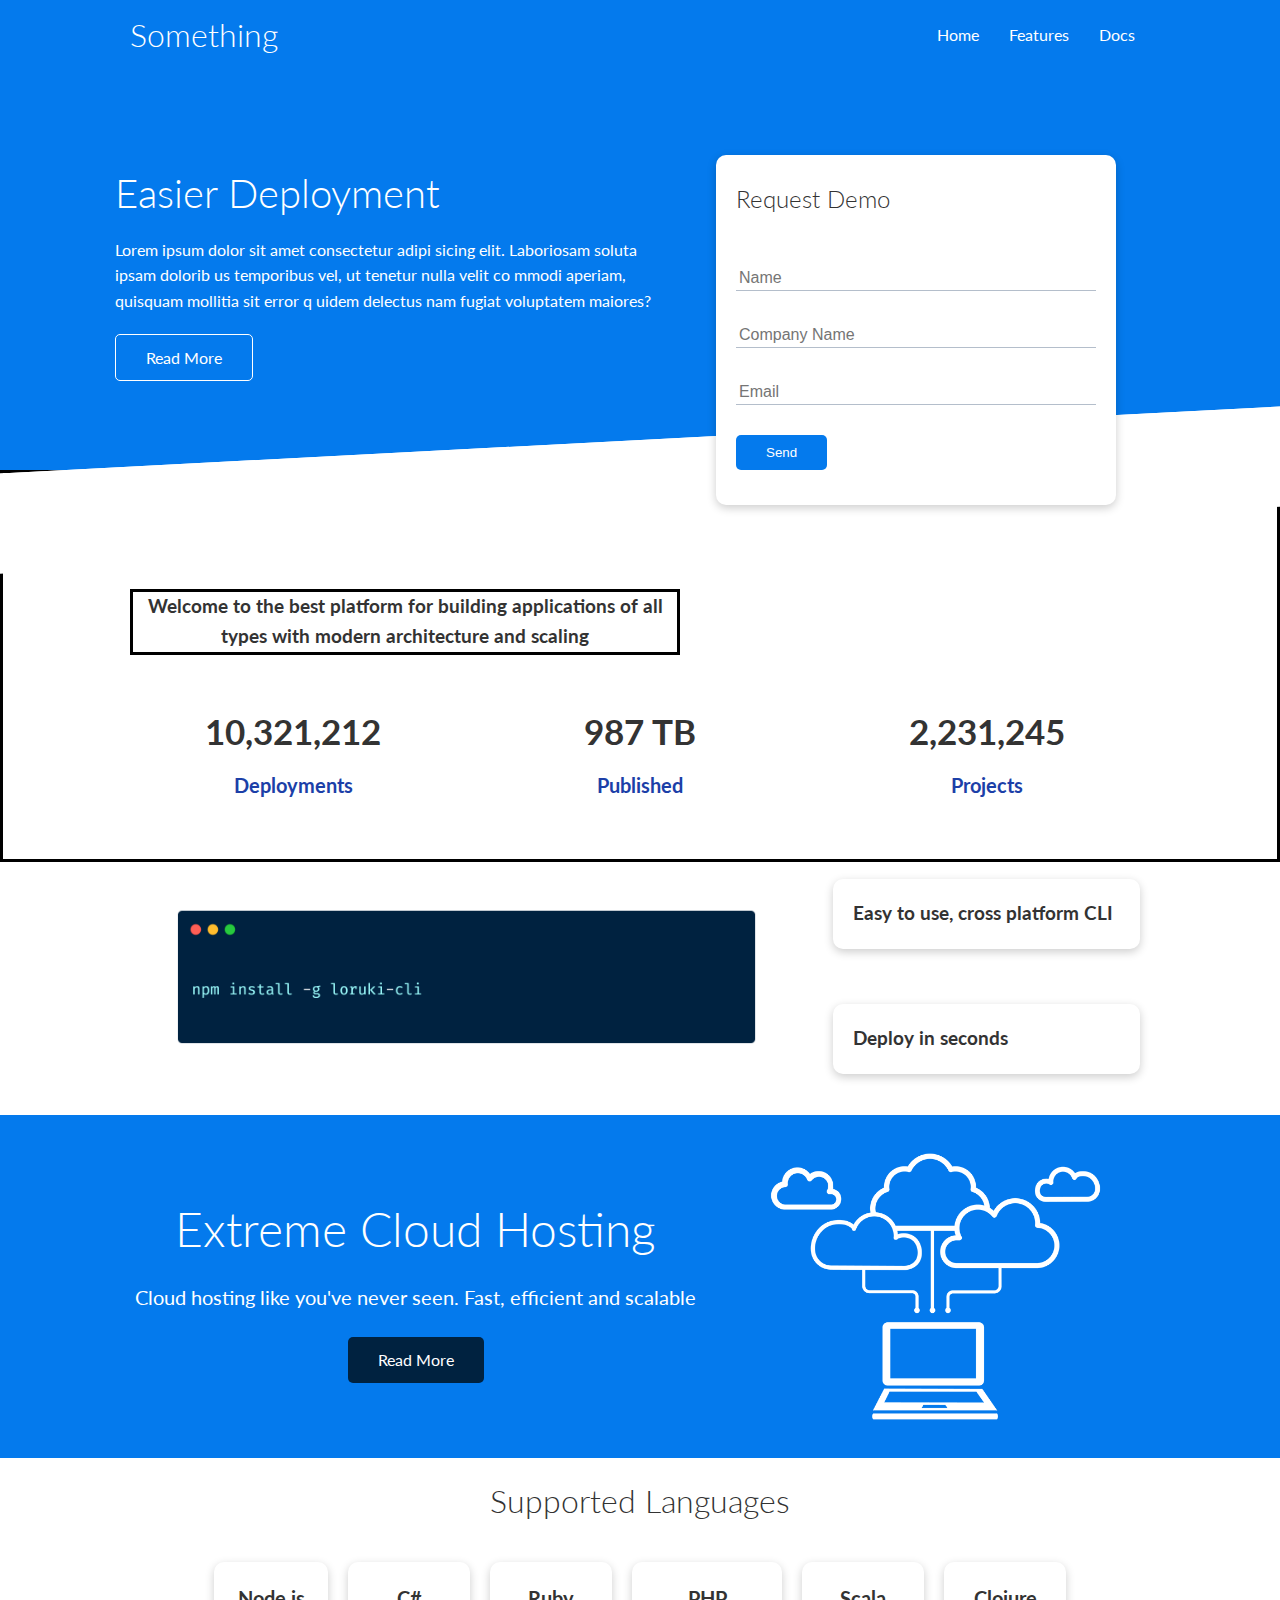
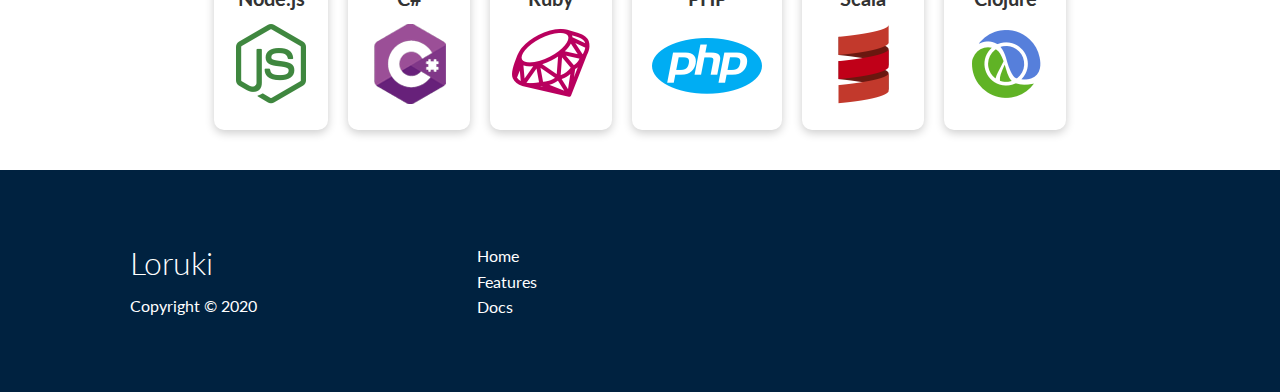
<file: index.html>
<!DOCTYPE html>
<html lang="en">
<head>
    <meta charset="UTF-8">
    <meta name="viewport" content="width=device-width, initial-scale=1.0">
    <link rel="stylesheet" href="https://cdnjs.cloudflare.com/ajax/libs/font-awesome/5.15.1/css/all.min.css" integrity="sha512-+4zCK9k+qNFUR5X+cKL9EIR+ZOhtIloNl9GIKS57V1MyNsYpYcUrUeQc9vNfzsWfV28IaLL3i96P9sdNyeRssA==" crossorigin="anonymous" />
    <link rel="stylesheet" href="css/style.css">
    <link rel="stylesheet" href="css/utilities.css">
    <title>My Webpage</title>
</head>
<body>
    <div class="navbar">
        <div class="container flex">
            <h1 class="logo">Something</h1>
            <nav>
                <ul>
                    <li><a href="index.html">Home</a></li>
                    <li><a href="features.html">Features</a></li>
                    <li><a href="docs.html">Docs</a></li>
                </ul>
            </nav>
        </div>
    </div>

    <section class="showcase">
        <div class="container grid">
            <div class="showcase-text">
                <h1>Easier Deployment</h1>
                <p>Lorem ipsum dolor sit amet consectetur adipi
                    sicing elit. Laboriosam soluta ipsam dolorib
                    us temporibus vel, ut tenetur nulla velit co
                    mmodi aperiam, quisquam mollitia sit error q
                    uidem delectus nam fugiat voluptatem maiores?</p>
                    <a href="features.html" class="btn btn-outline">Read More</a>
            </div>
            <div class="showcase-form card">
                <h2>Request Demo</h2>
                <form name="contact" method="POST" netlify-honeypot="bot-field" data-netlify="true">
                    <input type="hidden" name="form-name" value="contact">
                    <p class="hidden">
                        <label>Don't fill this out if you're human: <input name="bot-field" /></label>
                    </p>

                    <div class="form-control">
                        <input type="text" name="name" placeholder="Name" required>
                    </div>
                    <div class="form-control">
                        <input type="text" name="company" placeholder="Company Name" required>
                    </div>
                    <div class="form-control">
                        <input type="text" name="email" placeholder="Email" required>
                    </div>
                    <input type="submit" value="Send" class="btn btn-primary">
                </form>
            </div>

        </div>
    </section>

    <section class="stats">
        <div class="container">
            <h3 class="stats-heading text-center my-1">
                Welcome to the best platform for building applications of all types with modern architecture and scaling
            </h3>
            <div class="grid grid-3 text-center my-4">
                <div>
                    <i class="fas fa-server fa-3x"></i>
                    <h3>10,321,212</h3>
                    <p class="text-secondary">Deployments</p>
                </div>
                <div>
                    <i class="fas fa-upload fa-3x"></i>
                    <h3>987 TB</h3>
                    <p class="text-secondary">Published</p>
                </div>
                <div>
                    <i class="fas fa-project-diagram fa-3x"></i>
                    <h3>2,231,245</h3>
                    <p class="text-secondary">Projects</p>
                </div>
            </div>
        </div>
    </section>

    <section class="cli">
        <div class="container grid">
            <img src="images/cli.png" alt="">
            <div class="card">
                <h3>Easy to use, cross platform CLI</h3>
            </div>
            <div class="card">
                <h3>Deploy in seconds</h3>
            </div>
        </div>
    </section>

    <section class="cloud bg-primary my-2 py-2">
        <div class="container grid">
            <div class="text-center">
                <h2 class="lg">Extreme Cloud Hosting</h2>
                <p class="lead my-2">Cloud hosting like you've never seen. Fast, efficient and scalable</p>
                <a href="features.html"class="btn btn-dark">Read More</a>
            </div>
            <img src="images/cloud.png" alt="">
        </div>
    </section>
    
    <section class="languages">
        <h2 class="md text-center my-2">
            Supported Languages
        </h2>
        <div class="container flex">
            <div class="card">
                <h4>Node.js</h4>
                <img src="images/logos/node.png" alt="">
            </div>
            <div class="card">
                <h4>C#</h4>
                <img src="images/logos/csharp.png" alt="">
            </div>
            <div class="card">
                <h4>Ruby</h4>
                <img src="images/logos/ruby.png" alt="">
            </div>
            <div class="card">
                <h4>PHP</h4>
                <img src="images/logos/php.png" alt="">
            </div>
            <div class="card">
                <h4>Scala</h4>
                <img src="images/logos/scala.png" alt="">
            </div>
            <div class="card">
                <h4>Clojure</h4>
                <img src="images/logos/clojure.png" alt="">
            </div>
        </div>

    </section>

    <footer class="footer bg-dark py-5">
        <div class="container grid grid-3">
            <div>
                <h1>Loruki</h1>
                <p>Copyright &copy; 2020</p>
            </div>
            <nav>
                <ul>
                    <li><a href="index.html">Home</a></li>
                    <li><a href="features.html">Features</a></li>
                    <li><a href="docs.html">Docs</a></li>
                </ul>
            </nav>
            <div class="social">
                <a href="#"><i class="fab fa-github fa-2x"></i></a>
                <a href="#"><i class="fab fa-facebook fa-2x"></i></a>
                <a href="#"><i class="fab fa-instagram fa-2x"></i></a>
                <a href="#"><i class="fab fa-twitter fa-2x"></i></a>
            </div>
        </div>
    </footer>

</body>
</html>
</file>
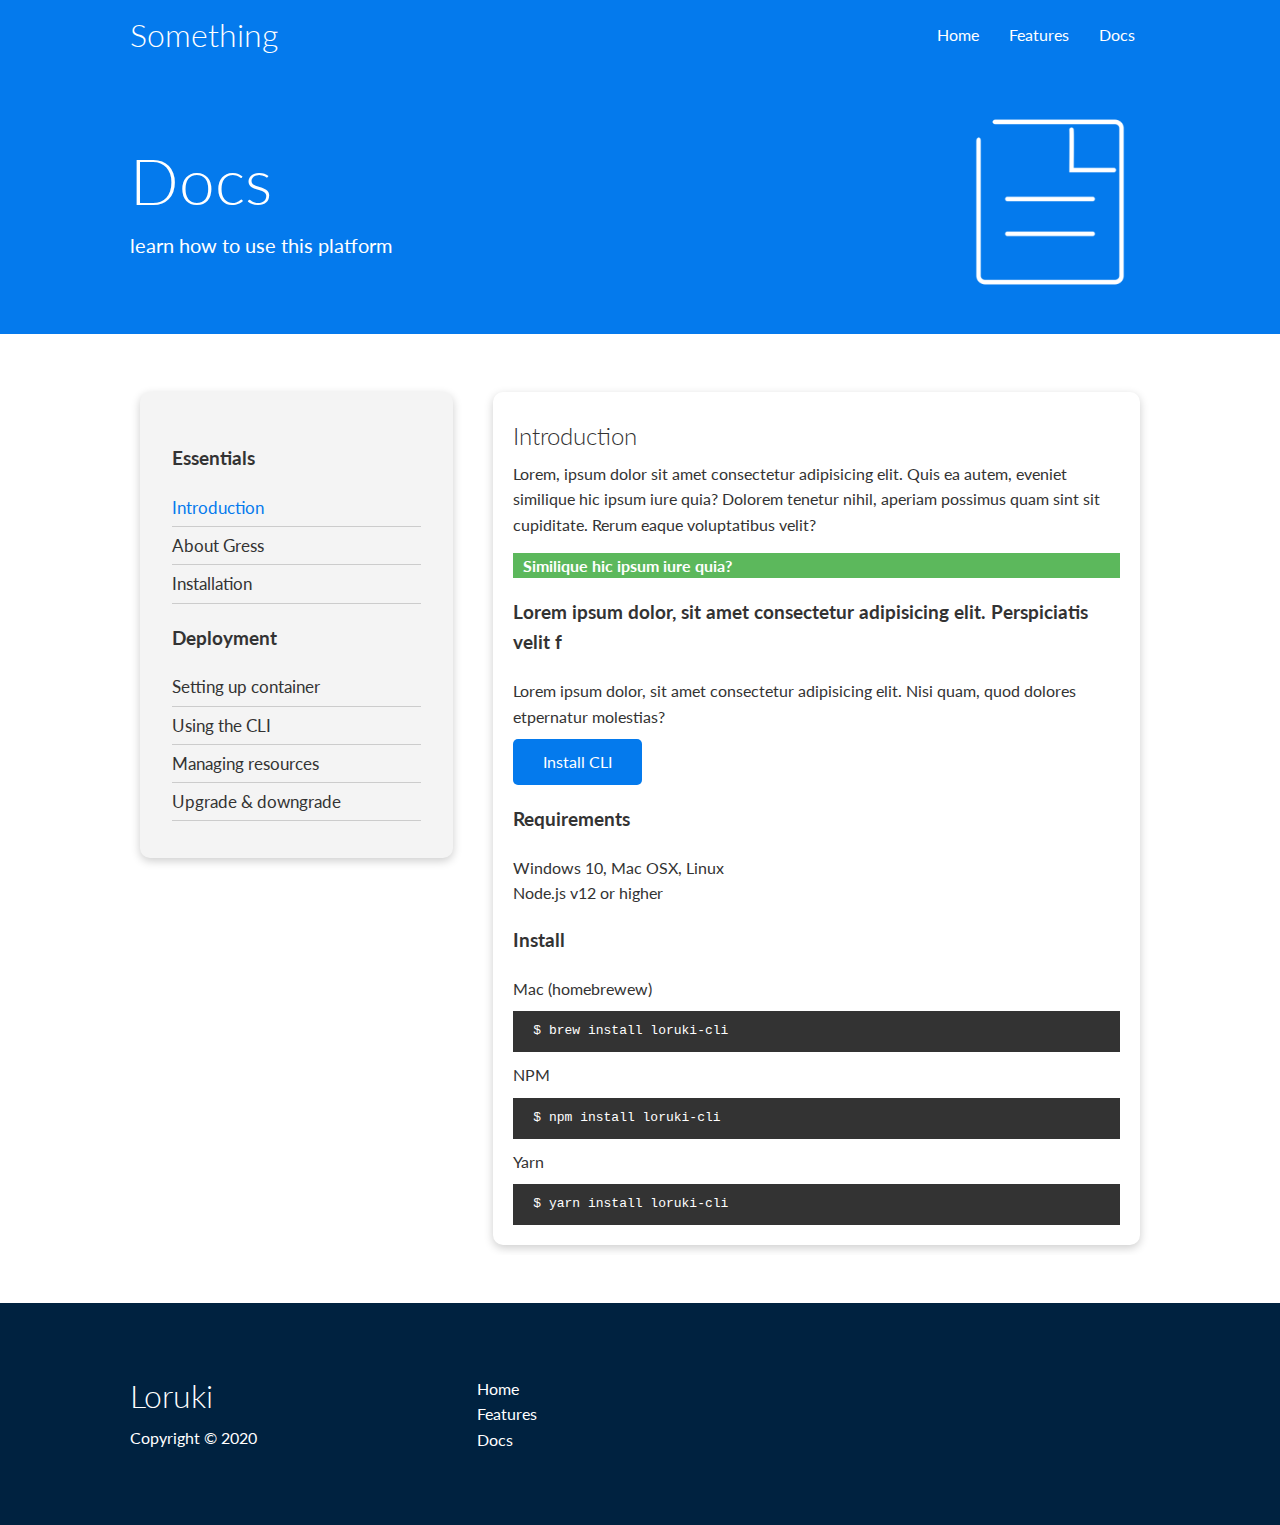
<file: docs.html>
<!DOCTYPE html>
<html lang="en">
<head>
    <meta charset="UTF-8">
    <meta name="viewport" content="width=device-width, initial-scale=1.0">
    <link rel="stylesheet" href="https://cdnjs.cloudflare.com/ajax/libs/font-awesome/5.15.1/css/all.min.css" integrity="sha512-+4zCK9k+qNFUR5X+cKL9EIR+ZOhtIloNl9GIKS57V1MyNsYpYcUrUeQc9vNfzsWfV28IaLL3i96P9sdNyeRssA==" crossorigin="anonymous" />
    <link rel="stylesheet" href="css/style.css">
    <link rel="stylesheet" href="css/utilities.css">
    <title>My Webpage</title>
</head>
<body>
    <div class="navbar">
        <div class="container flex">
            <h1 class="logo">Something</h1>
            <nav>
                <ul>
                    <li><a href="index.html">Home</a></li>
                    <li><a href="features.html">Features</a></li>
                    <li><a href="docs.html">Docs</a></li>
                </ul>
            </nav>
        </div>
    </div>

    <section class="docs-head bg-primary py-3">
        <div class="container grid">
            <div>
                <h1 class="xl">Docs</h1>
                <p class="lead">learn how to use this platform</p>
            </div>
            <img src="images/docs.png" alt="">
        </div>
    </section>

    <!-- Docds Main -->
    <section class="docs-main my-4">
        
        <div class="container grid">
            <div class="card bg-light p-3">
                <h3 class="my-2">Essentials</h3>
                <nav>
                    <ul>
                        <li><a href='#' class="text-primary">Introduction</a></li>
                        <li><a href='#'>About Gress</a></li>
                        <li><a href='#'>Installation</a></li>
                    </ul>
                </nav>

                <h3 class="my-2">Deployment</h3>
                <nav>
                    <ul>
                        <li><a href='#'>Setting up container</a></li>
                        <li><a href='#'>Using the CLI</a></li>
                        <li><a href='#'>Managing resources</a></li>
                        <li><a href='#'>Upgrade & downgrade</a></li>
                    </ul>
                </nav>
            </div>

            <div class="card">
                <h2>Introduction</h2>
                <p>Lorem, ipsum dolor sit amet consectetur adipisicing elit. Quis ea autem, eveniet similique hic ipsum iure quia? Dolorem tenetur nihil, aperiam possimus quam sint sit cupiditate. Rerum eaque voluptatibus velit?</p>

                <div class="alert alert-success">
                    <i class="fas fa-info"></i>
                    Similique hic ipsum iure quia? 
                </div>
                <h3>Lorem ipsum dolor, sit amet consectetur adipisicing elit. Perspiciatis velit f</h3>
                <p>Lorem ipsum dolor, sit amet consectetur adipisicing elit. Nisi quam, quod dolores etpernatur molestias?</p>
                <a href="#" class="btn btn-primary">Install CLI</a>
                <h3>Requirements</h3>
                <ul>
                    <li>Windows 10, Mac OSX, Linux</li>
                    <li>Node.js v12 or higher</li>
                </ul>

                <h3>Install</h3>
                <p>Mac (homebrewew)</p>
                <pre><code>$ brew install loruki-cli</code></pre>
                <p>NPM</p>
                <pre><code>$ npm install loruki-cli</code></pre>
                <p>Yarn</p>
                <pre><code>$ yarn install loruki-cli</code></pre>
            </div>

        </div>
    </section>


    <footer class="footer bg-dark py-5">
        <div class="container grid grid-3">
            <div>
                <h1>Loruki</h1>
                <p>Copyright &copy; 2020</p>
            </div>
            <nav>
                <ul>
                    <li><a href="index.html">Home</a></li>
                    <li><a href="features.html">Features</a></li>
                    <li><a href="docs.html">Docs</a></li>
                </ul>
            </nav>
            <div class="social">
                <a href="#"><i class="fab fa-github fa-2x"></i></a>
                <a href="#"><i class="fab fa-facebook fa-2x"></i></a>
                <a href="#"><i class="fab fa-instagram fa-2x"></i></a>
                <a href="#"><i class="fab fa-twitter fa-2x"></i></a>
            </div>
        </div>
    </footer>

</body>
</html>
</file>
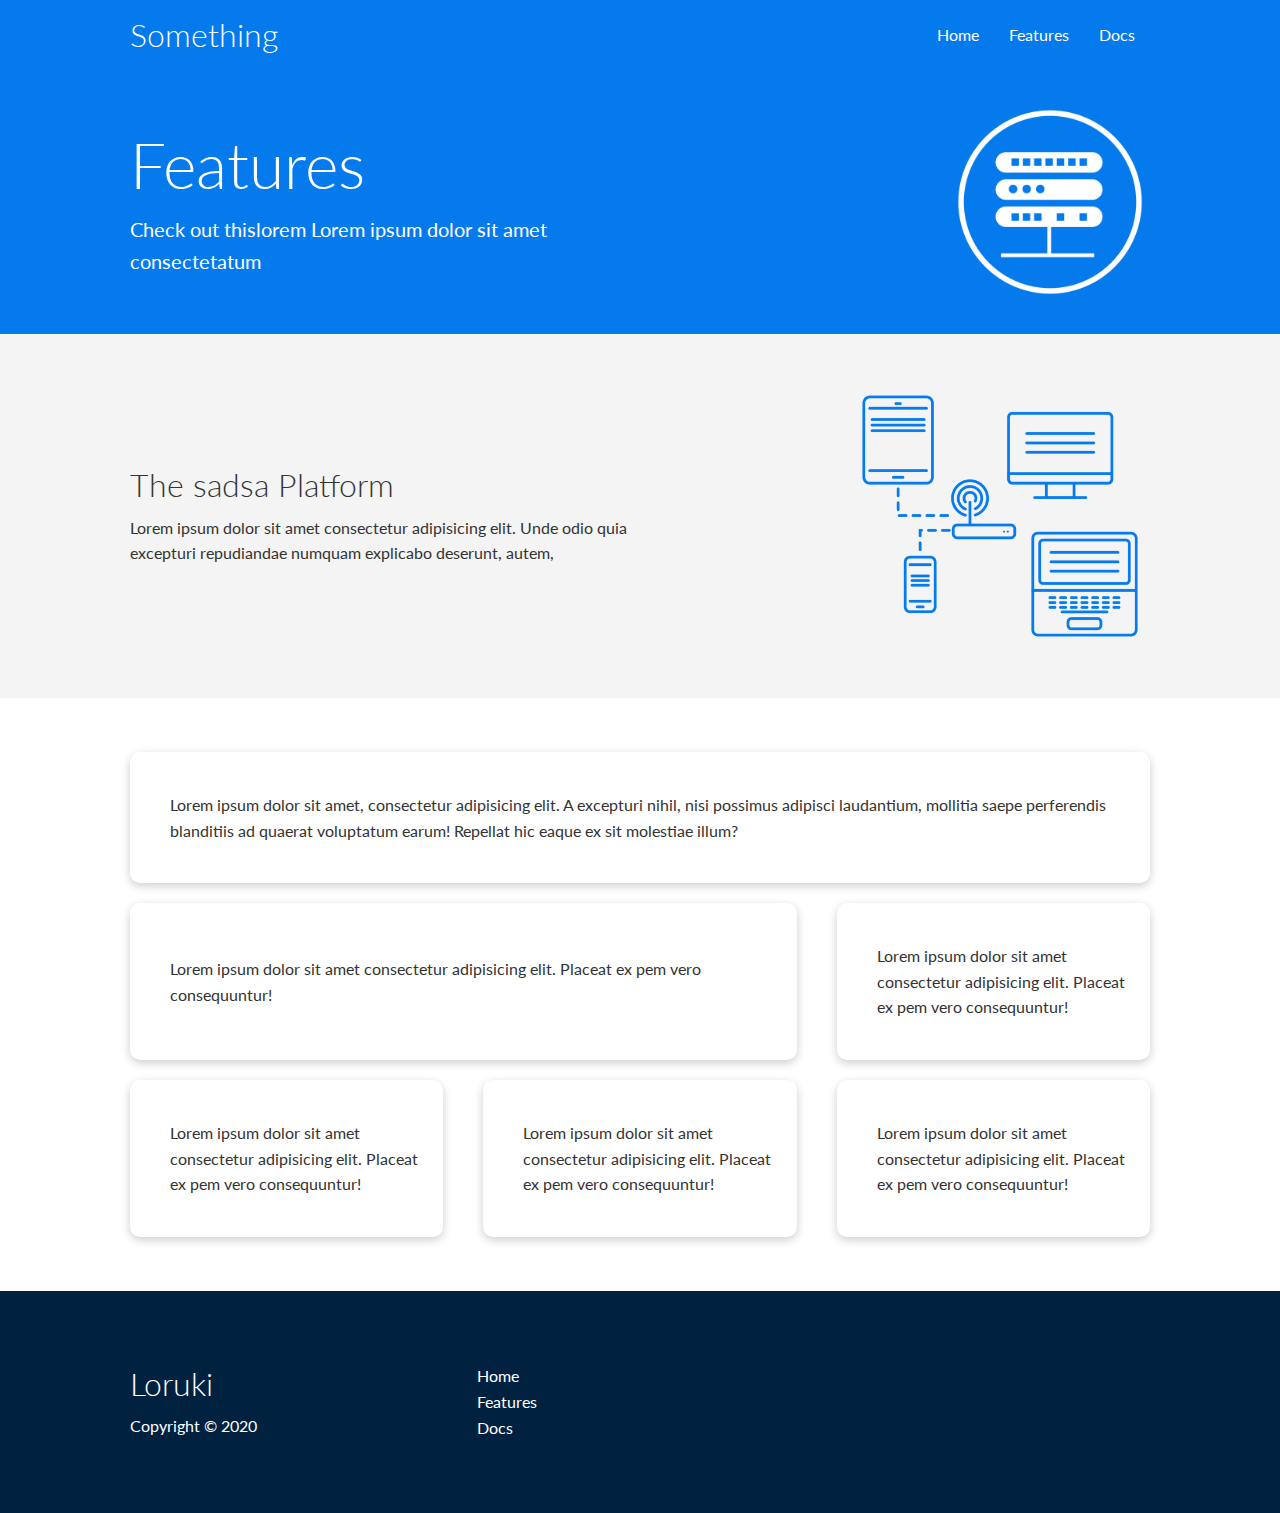
<file: features.html>
<!DOCTYPE html>
<html lang="en">
<head>
    <meta charset="UTF-8">
    <meta name="viewport" content="width=device-width, initial-scale=1.0">
    <link rel="stylesheet" href="https://cdnjs.cloudflare.com/ajax/libs/font-awesome/5.15.1/css/all.min.css" integrity="sha512-+4zCK9k+qNFUR5X+cKL9EIR+ZOhtIloNl9GIKS57V1MyNsYpYcUrUeQc9vNfzsWfV28IaLL3i96P9sdNyeRssA==" crossorigin="anonymous" />
    <link rel="stylesheet" href="css/style.css">
    <link rel="stylesheet" href="css/utilities.css">
    <title>My Webpage</title>
</head>

<body>
    <div class="navbar">
        <div class="container flex">
            <h1 class="logo">Something</h1>
            <nav>
                <ul>
                    <li><a href="index.html">Home</a></li>
                    <li><a href="features.html">Features</a></li>
                    <li><a href="docs.html">Docs</a></li>
                </ul>
            </nav>
        </div>
    </div>

    <section class="features-head bg-primary py-3">
        <div class="container grid">
            <div>
                <h1 class="xl">Features</h1>
                <p class="lead">Check out thislorem Lorem ipsum dolor sit amet consectetatum</p>
            </div>
            <img src="images/server.png" alt="">
        </div>
    </section>

    <section class="features-sub-head bg-light py-3">
        <div class="container grid">
            <div>
                <h1 class="md">The sadsa Platform</h1>
                <p>Lorem ipsum dolor sit amet consectetur adipisicing elit. Unde odio quia excepturi repudiandae numquam explicabo deserunt, autem,</p>
            </div>
            <img src="images/server2.png" alt="">
        </div>
    </section>

    <section class="features-main my-2">
        <div class="container grid grid-3">
            <div class="card flex">
                <i class="fas fa-server fa-3x"></i>
                <p>Lorem ipsum dolor sit amet, consectetur adipisicing elit. A excepturi nihil, nisi possimus adipisci laudantium, mollitia saepe perferendis blanditiis ad quaerat voluptatum earum! Repellat hic eaque ex sit molestiae illum?</p>
            </div>
            <div class="card flex">
                <i class="fas fa-server fa-3x"></i>
                <p>Lorem ipsum dolor sit amet consectetur adipisicing elit. Placeat ex pem vero consequuntur!</p>
            </div>
            <div class="card flex">
                <i class="fas fa-database fa-3x"></i>
                <p>Lorem ipsum dolor sit amet consectetur adipisicing elit. Placeat ex pem vero consequuntur!</p>
            </div>
            <div class="card flex">
                <i class="fas fa-power-off fa-3x"></i>
                <p>Lorem ipsum dolor sit amet consectetur adipisicing elit. Placeat ex pem vero consequuntur!</p>
            </div>
            <div class="card flex">
                <i class="fas fa-upload fa-3x"></i>
                <p>Lorem ipsum dolor sit amet consectetur adipisicing elit. Placeat ex pem vero consequuntur!</p>
            </div>
            <div class="card flex">
                <i class="fas fa-server fa-3x"></i>
                <p>Lorem ipsum dolor sit amet consectetur adipisicing elit. Placeat ex pem vero consequuntur!</p>
            </div>
        </div>

    </section>

    <footer class="footer bg-dark py-5">
        <div class="container grid grid-3">
            <div>
                <h1>Loruki</h1>
                <p>Copyright &copy; 2020</p>
            </div>
            <nav>
                <ul>
                    <li><a href="index.html">Home</a></li>
                    <li><a href="features.html">Features</a></li>
                    <li><a href="docs.html">Docs</a></li>
                </ul>
            </nav>
            <div class="social">
                <a href="#"><i class="fab fa-github fa-2x"></i></a>
                <a href="#"><i class="fab fa-facebook fa-2x"></i></a>
                <a href="#"><i class="fab fa-instagram fa-2x"></i></a>
                <a href="#"><i class="fab fa-twitter fa-2x"></i></a>
            </div>
        </div>
    </footer>

</body>
</html>
</file>
<file: css/style.css>
@import url('https://fonts.googleapis.com/css2?family=Lato:wght@300&display=swap');


:root {
  --primary-color: #047aed;
  --secondary-color: #1c3fa8;
  --dark-color: #002240;
  --light-color: #f4f4f4;
  --success-color: #5cb85c;
  --error-color: #d9534f;
}

* {
  box-sizing: border-box;
  padding: 0;
  margin: 0;
}

body {
  font-family: 'Lato', sans-serif;
  color: #333;
  line-height: 1.6;
}

ul {
  list-style-type: none;
}

a {
  text-decoration: none;
  color: #333;
}

h1, h2 {
  font-weight: 300;
  line-height: 1.2;
  margin: 10px 0;
}

p {
  margin: 10px 0;
}

img {
  width: 100%;
}

code, pre {
  background: #333;
  color: #fff;
  padding: 10px;
}

.hidden {
  visibility: hidden;
  height: 0;
}

/* Navbar */

.navbar {
  background-color: var(--primary-color);
  color: #fff;
  height: 70px;
}

.navbar ul {
  display: flex;
}

.navbar a {
  color: #fff;
  padding: 10px;
  margin: 0 5px;
}

.navbar a:hover {
  border-bottom: 2px #fff solid;
}

.navbar .flex {
  justify-content: space-between;
}

/* Showcase */

.showcase {
  height: 400px;
  background-color: var(--primary-color);
  color: #fff;
  position: relative;
}

.showcase h1 {
  font-size: 40px;
}

.showcase p {
  margin: 20px 0;
}

.showcase .grid {
  grid-template-columns: 55% 45%;
  gap: 30px;
  overflow: visible;
}

.showcase-text {
  animation: slideInFromLeft 1s ease-in;
}

.showcase-form {
  position: relative;
  top: 60px;
  height: 350px; 
  width: 400px;
  padding: 40px;
  z-index: 100;
  animation: slideInFromRight 1s ease-in;

}

.showcase-form .form-control {
  margin: 30px 0;
}

.showcase-form input[type="text"],
.showcase-form input[type="email"] {
  border: 0;
  border-bottom: 1px solid #b4becb;
  width: 100%;
  padding: 3px;
  font-size: 16px;
}

.showcase-form input:focus {
  outline: none;
}

.showcase::before,
.showcase::after {
  content: '';
  position: absolute;
  height: 100px;
  bottom: -70px;
  right: 0;
  left: 0;
  background-color: #fff;
  transform: skewY(-3deg);
  -webkit-transform: skewY(-3deg);
  -moz-transform: skewY(-3deg);
  -ms-transform: skewY(-3deg);
}

/* Stats */

.stats {
  padding-top: 100px;
  animation: slideInFromBottom 1s ease-in;
  border: 3px solid black;
}

.stats-heading {
  /* width: 100%; */
  max-width: 550px;
  margin: auto;
  border: 3px solid black;
  /* align-self: center; */
  justify-content: center;
}

.stats .grid h3 {
  font-size: 35px;
}

.stats .grid p {
  font-size: 20px;
  font-weight: bold;
}

/* CLI */

.cli .grid {
  grid-template-columns: repeat(3, 1fr);
  grid-template-rows: repeat(2, 1fr);
}

.cli .grid > *:first-child {
  grid-column: 1 / span 2;
  grid-row: 1 / span 2;
}

/* Cloud */

.cloud .grid {
  grid-template-columns: 4fr 3fr;
}

/* Languages */

.languages .flex {
  flex-wrap: wrap;
}

.languages .card {
  text-align: center;
  margin: 18px 10px 40px;
  transform: transform 0.2s ease-in;
}

.languages .card h4 {
  font-size: 20px;
  margin-bottom: 10px;
}

.languages .card:hover {
  transform: translateY(-15px);
}

/* Features */

.features-head img,
.docs-head img {
  width: 200px;
  justify-self: flex-end;
}

.features-sub-head img {
  width: 300px;
  justify-self: flex-end;
}

.features-main .card > i {
  margin: 0 10px;
}

.features-main .grid {
  padding: 30px;
}

.features-main .grid > *:first-child {
  grid-column: 1 / span 3;
}

.features-main .grid > *:nth-child(2) {
  grid-column: 1 / span 2;
}

/* Docs */

.docs-main h3 {
  margin: 20px 0;
}

.docs-main .grid {
  grid-template-columns: 1fr 2fr;
  align-items: flex-start;
}

.docs-main nav li {
  font-size: 17px;
  padding-bottom: 5px;
  margin-bottom: 5px;
  border-bottom: 1px solid #ccc;
}

.docs-main a:hover {
  font-weight: bold;
}

/* footer */

.footer .social a {
  margin: 0 10px;
}

/* Animations */

@keyframes slideInFromLeft {
  0% {
    transform: translateX(-100%);
  }

  100% {
    transform: translateX(0);
  }
}

@keyframes slideInFromRight {
  0% {
    transform: translateX(100%);
  }

  100% {
    transform: translateX(0);
  }
}

@keyframes slideInFromTop {
  0% {
    transform: translateY(-100%);
  }

  100% {
    transform: translateX(0);
  }
}

@keyframes slideInFromBottom {
  0% {
    transform: translateY(100%);
  }

  100% {
    transform: translateX(0);
  }
}

/* Tablets and under */
@media(max-width: 768px) {

  .grid,
  .showcase .grid,
  .stats .grid,
  .cli .grid,
  .cloud .grid,
  .features-main .grid,
  .features-head .grid,
  .features-sub-head .grid,
  .docs-main .grid,
  .docs-head .grid {
    grid-template-columns: 1fr;
    grid-template-rows: 1fr;
  }

  .showcase {
    height: auto;
  }

  .showcase-text {
    text-align: center;
    margin-top: 40px;
    animation: slideInFromTop 1s ease-in;

  }

  .showcase-form {
    justify-self: center;
    margin: auto;
    animation: slideInFromBottom 1s ease-in;

  }

  .cli .grid > *:first-child {
    grid-column: 1;
    grid-row: 1;
  }

  .features-head,
  .features-sub-head,
  .docs-head {
    text-align: center;
  }

  .features-head img,
  .features-sub-head img,
  .docs-head img {
    justify-self: center;
  }

  .features-main .grid > *:first-child,
  .features-main .grid > *:nth-child(2) {
    grid-column: 1;
  }

}

/* Mobile */
@media(max-width: 500px) {
  .navbar {
    height: 150px;
  }

  .navbar .flex {
    flex-direction: column;
    overflow: auto;
  }

  .navbar ul {
    padding: 10px;
    background-color: rgba(0, 0, 0, 0.1);
  }
}
</file>
<file: css/utilities.css>
.container {
    max-width: 1100px;
    margin: 0 auto;
    overflow: auto;
    padding: 0 40px;
}

.card {
    background-color: #fff;
    color: #333;
    border-radius: 10px;
    box-shadow: 0 3px 10px rgba(0,0,0,0.2);
    padding: 20px;
    margin: 10px;
}

.btn {
    display: inline-block;
    padding: 10px 30px;
    cursor: pointer;
    background-color: var(--primary-color);
    color: #fff;
    border: none;
    border-radius: 5px;
}

.btn-outline {
    background-color: transparent;
    border: 1px #fff solid;
}

.btn:hover {
    transform: scale(0.98);
}

/* Backgrounds and colored buttons */

.bg-primary, 
.btn-primary {
    background-color: var(--primary-color);
    color: #fff;
}

.bg-secondary, 
.btn-secondary {
    background-color: var(--secondary-color);
    color: #fff;
}

.bg-dark, 
.btn-dark {
    background-color: var(--dark-color);
    color: #fff;
}

.bg-light, 
.btn-light {
    background-color: var(--light-color);
    color: #333;
}

.bg-primary a,
.btn-primary a,
.bg-secondary a,
.btn-secondary a,
.bg-dark a,
.btn-dark a {
    color: #fff;
}

/* Text colors  */

.text-primary {
    color: var(--primary-color);
}

.text-secondary {
    color: var(--secondary-color);
}

.text-dark {
    color: var(--dark-color);
}

.text-light {
    color: var(--light-color);
}

/* Text sizes */

.lead {
    font-size: 20px;
}

.sm {
    font-size: 1rem;
}


.md {
    font-size: 2rem;
}


.lg {
    font-size: 3rem;
}


.xl {
    font-size: 4rem;
}

.text-center {
    text-align: center;
}

/* Alert */

.alert {
    background-color: var(--light-color);
    padding: 10px 20p;
    font-weight: bold;
    margin: 15px 0;
}

.alert i {
    margin-right: 10px;
}

.alert-success {
    background-color: var(--success-color);
    color: #fff;
}

.alert-error {
    background-color: var(--error-color);
    color: #fff;
}

.flex {
    display: flex;
    justify-content: center;
    align-items: center;
    height: 100%;
}

.grid {
    display: grid;
    grid-template-columns: repeat(2, 1fr);
    gap: 20px;
    justify-content: center;
    align-items: center;
    height: 100%;
}

.grid-3 {
    grid-template-columns: repeat(3, 1fr);
}

/* Margin */

.my-1 {
    margin: 1rem 0;
}

.my-2 {
    margin: 1.5rem 0;
}

.my-3 {
    margin: 2rem 0;
}

.my-4 {
    margin: 3rem 0;
}

.my-5 {
    margin: 4rem 0;
}

.m-1 {
    margin: 1rem;
}

.m-2 {
    margin: 1.5rem;
}

.m-3 {
    margin: 2rem;
}

.m-4 {
    margin: 3rem;
}

.m-5 {
    margin: 4rem;
}

/* Padding */

.py-1 {
    padding: 1rem 0;
}

.py-2 {
    padding: 1.5rem 0;
}

.py-3 {
    padding: 2rem 0;
}

.py-4 {
    padding: 3rem 0;
}

.py-5 {
    padding: 4rem 0;
}

.p-1 {
    padding: 1rem;
}

.p-2 {
    padding: 1.5rem;
}

.p-3 {
    padding: 2rem;
}

.p-4 {
    padding: 3rem;
}

.p-5 {
    padding: 4rem;
}
</file>
